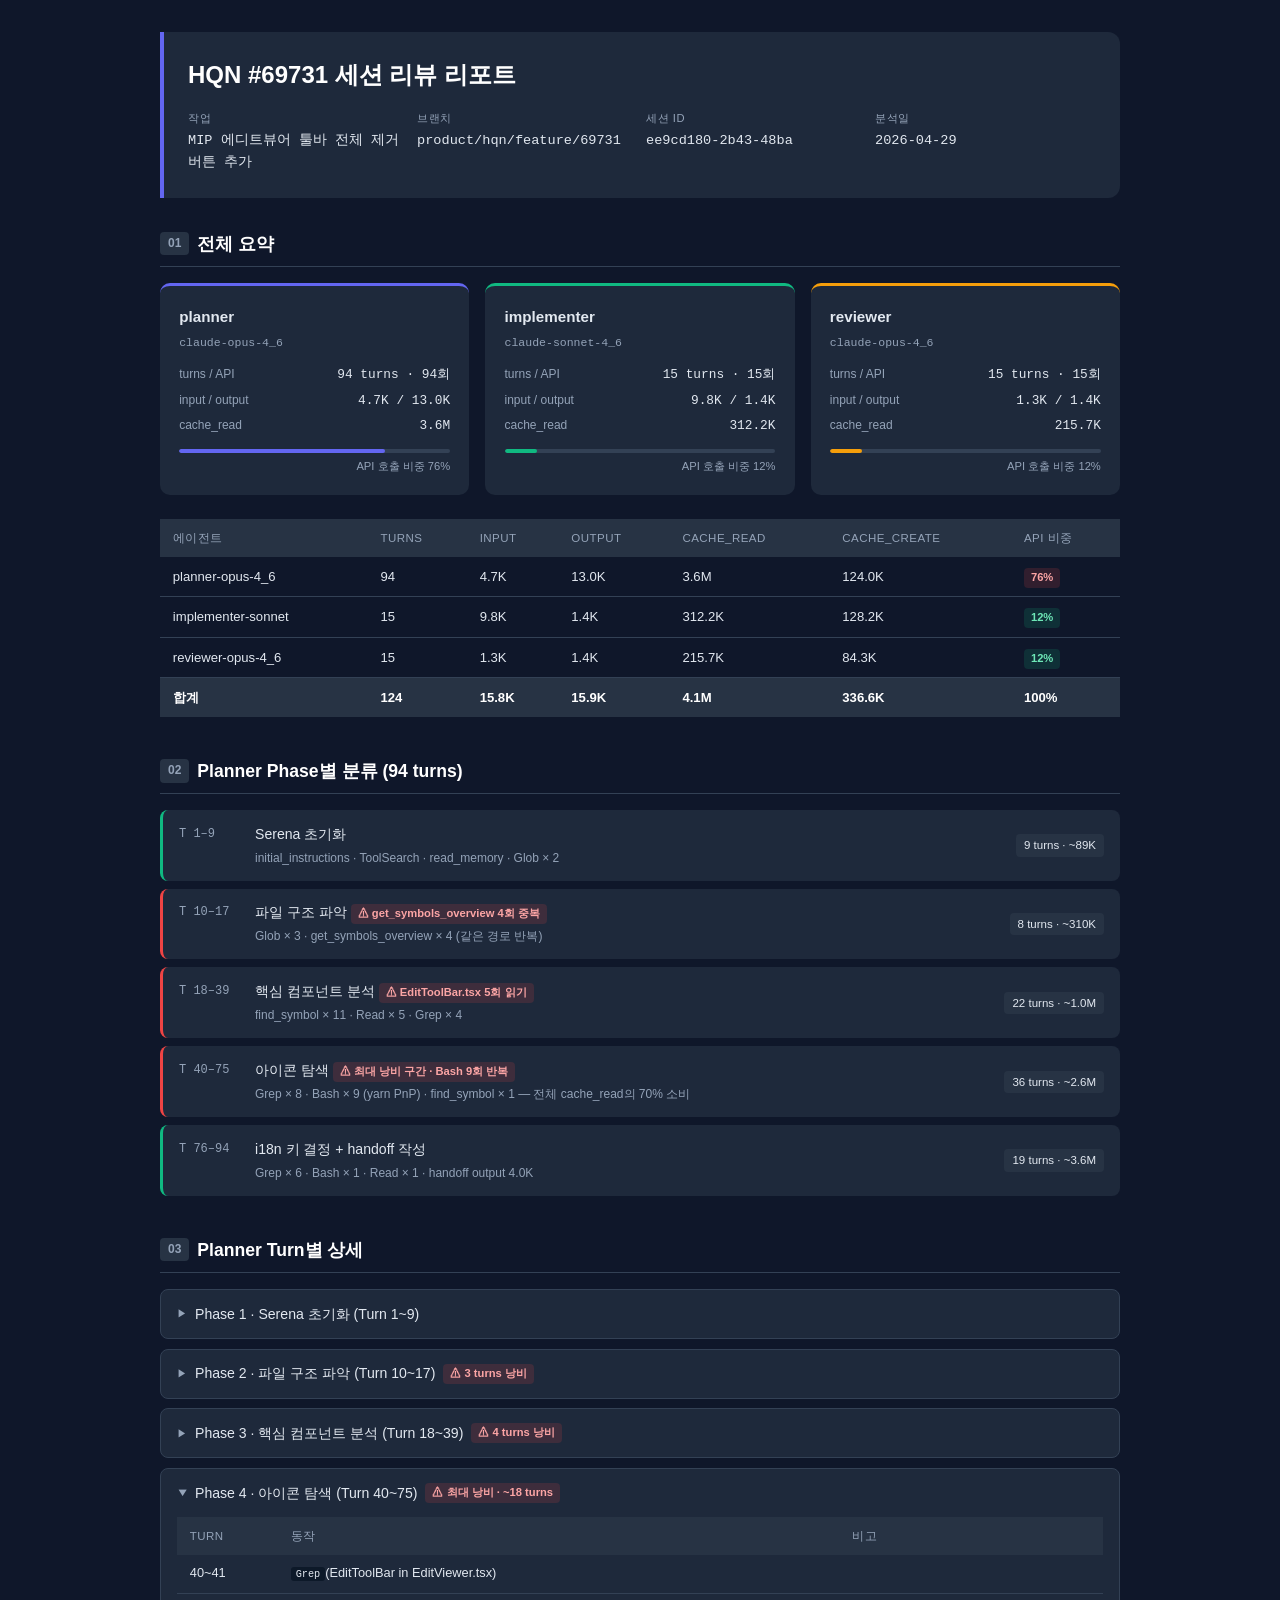
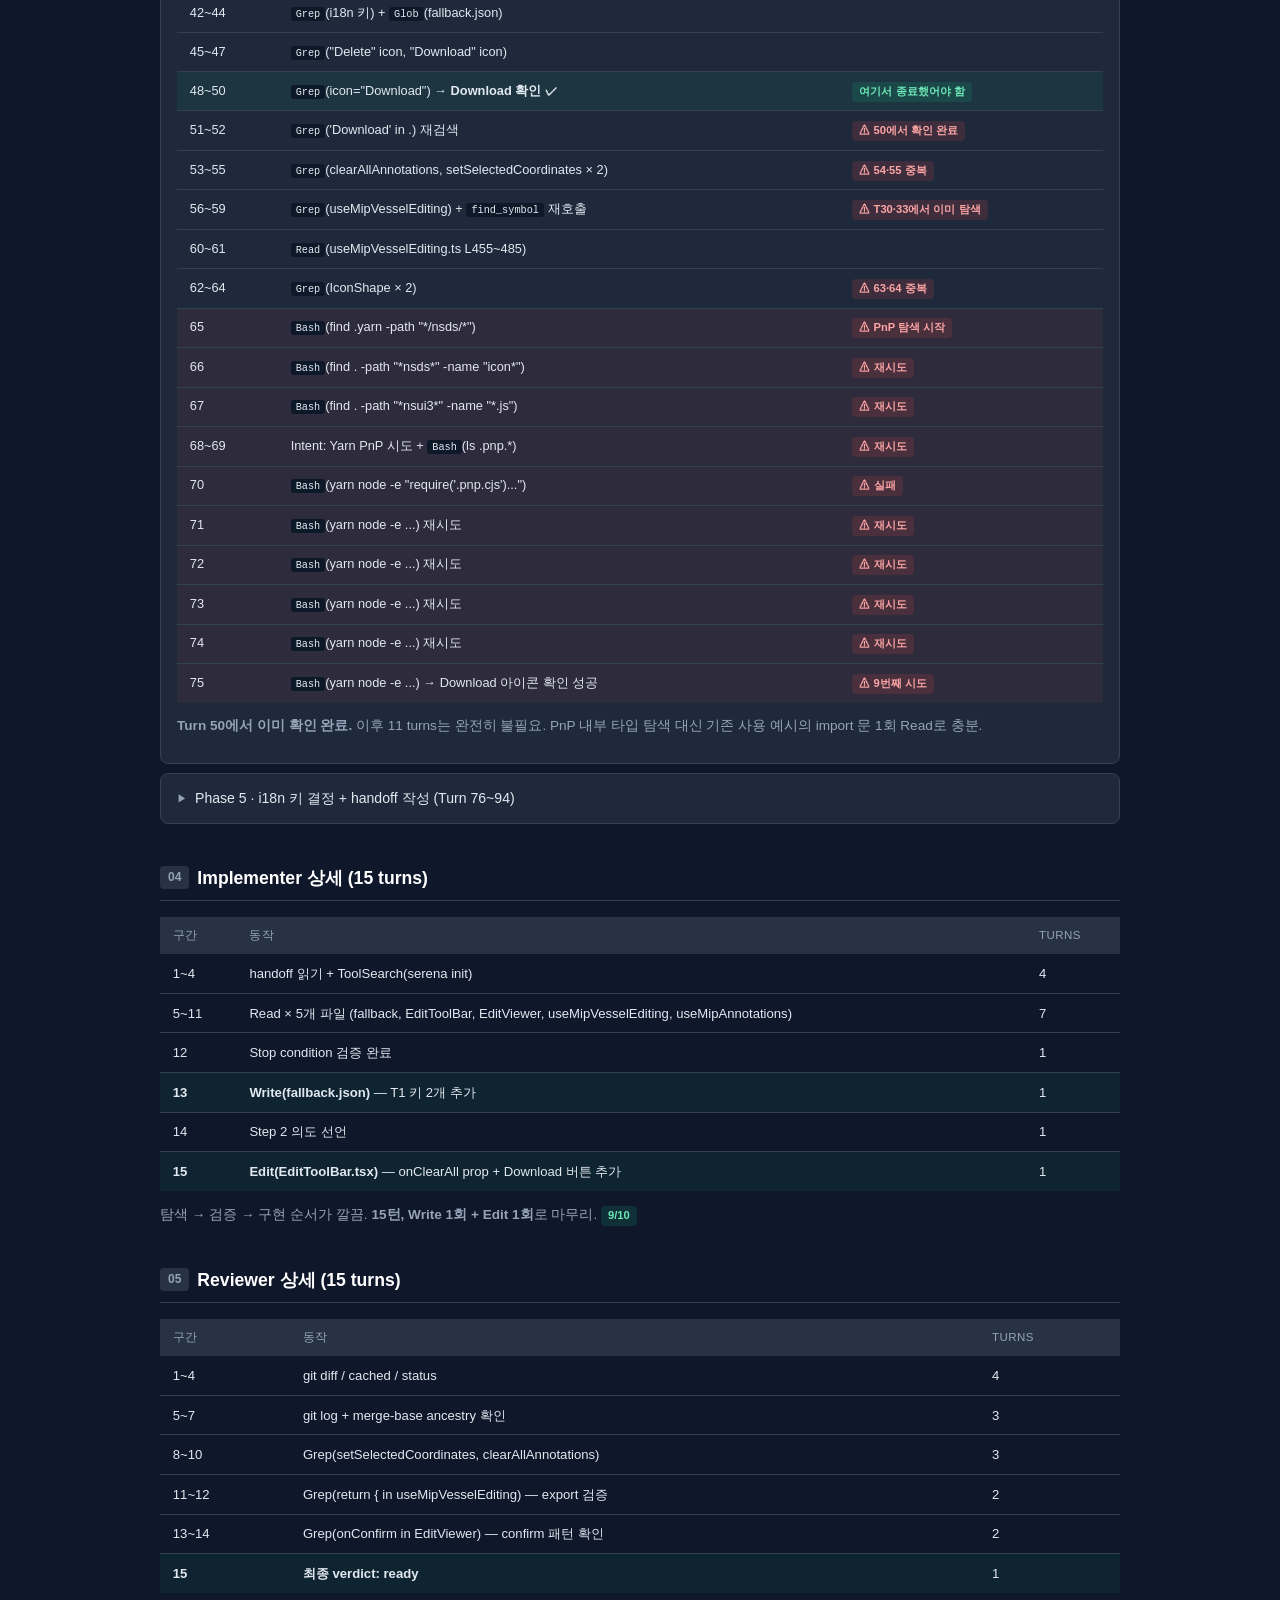
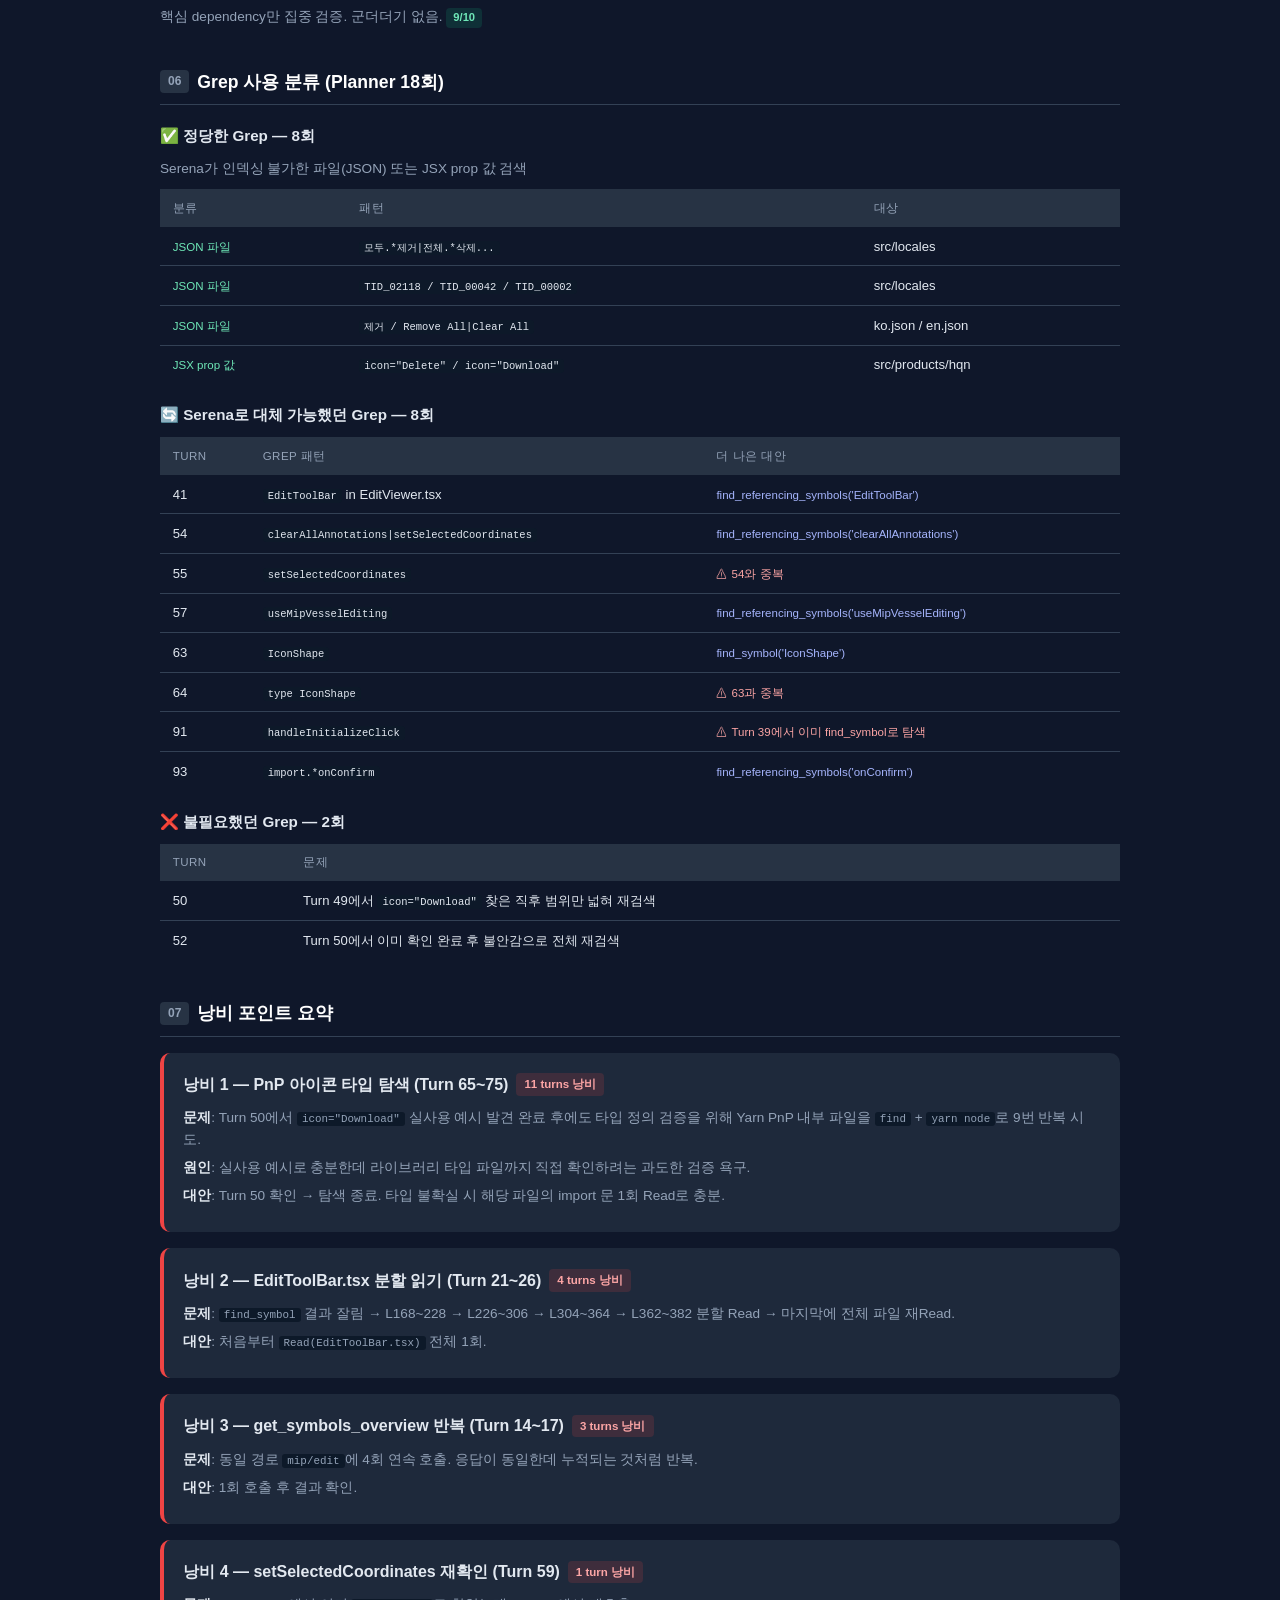
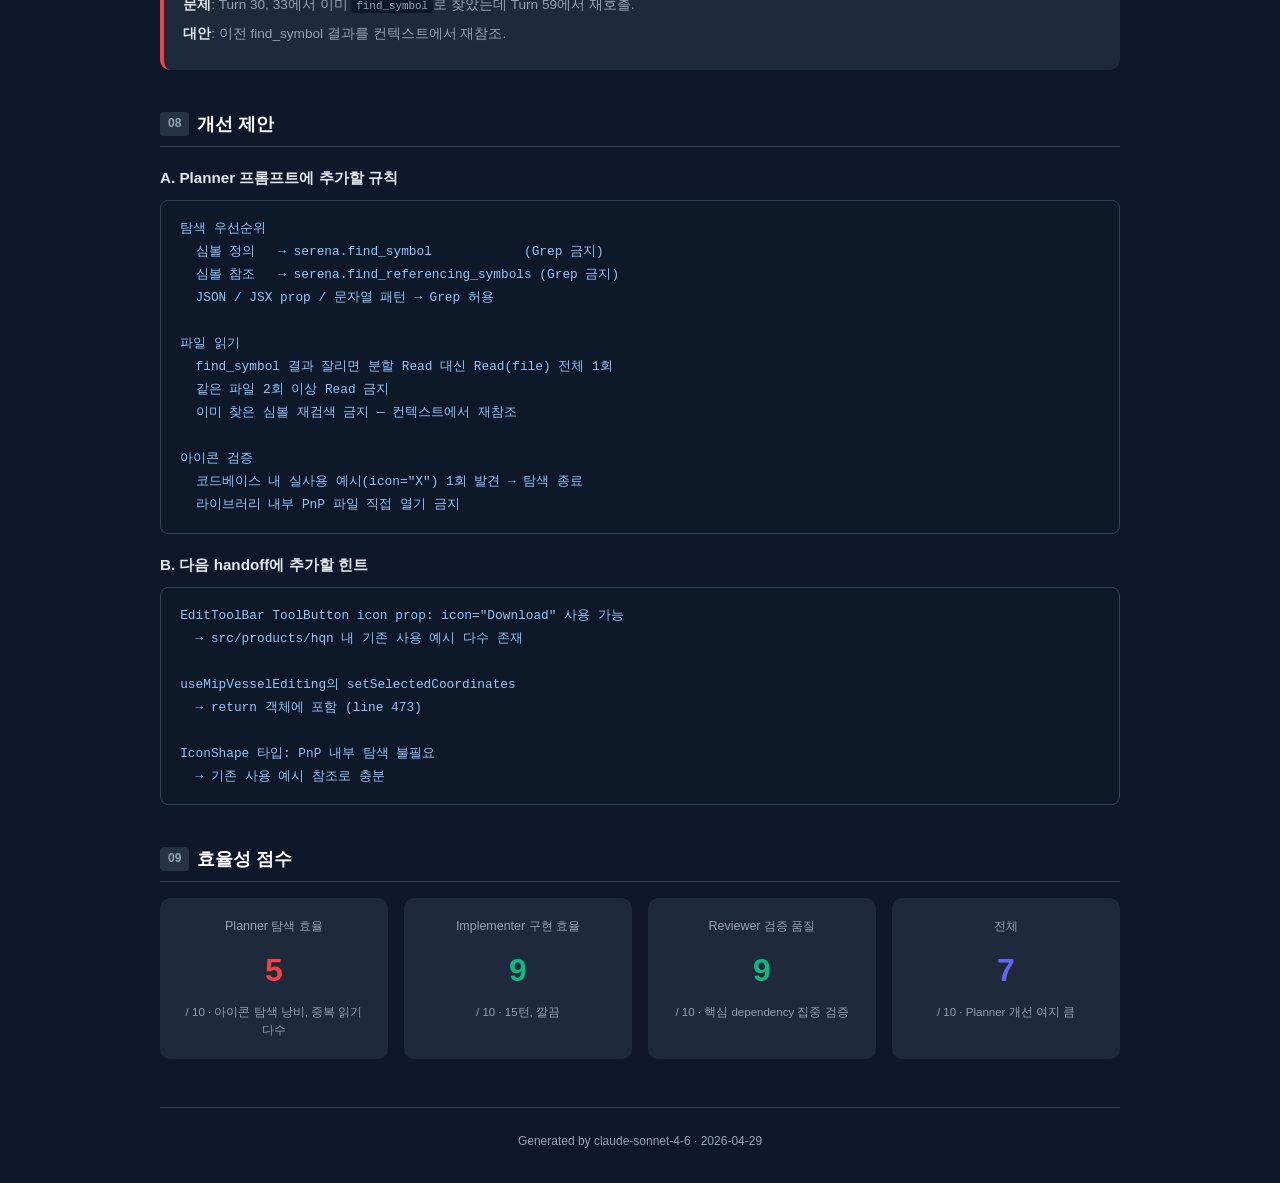
<file: docs/69731_SESSION_REVIEW_REPORT.html>
<!DOCTYPE html>
<html lang="ko">
<head>
<meta charset="UTF-8">
<meta name="viewport" content="width=device-width, initial-scale=1.0">
<title>HQN #69731 세션 리뷰 리포트</title>
<style>
  :root {
    --planner:    #6366f1;
    --impl:       #10b981;
    --reviewer:   #f59e0b;
    --waste:      #ef4444;
    --ok:         #10b981;
    --bg:         #0f172a;
    --surface:    #1e293b;
    --surface2:   #273344;
    --border:     #334155;
    --text:       #e2e8f0;
    --muted:      #94a3b8;
    --code-bg:    #0d1929;
  }

  * { box-sizing: border-box; margin: 0; padding: 0; }

  body {
    font-family: 'Pretendard', -apple-system, BlinkMacSystemFont, 'Segoe UI', sans-serif;
    background: var(--bg);
    color: var(--text);
    line-height: 1.6;
    padding: 2rem 1rem;
  }

  .container { max-width: 960px; margin: 0 auto; }

  /* Header */
  .report-header {
    border-left: 4px solid var(--planner);
    padding: 1.5rem 1.5rem;
    background: var(--surface);
    border-radius: 0 12px 12px 0;
    margin-bottom: 2rem;
  }
  .report-header h1 { font-size: 1.5rem; color: #fff; margin-bottom: 0.5rem; }
  .meta-grid {
    display: grid;
    grid-template-columns: repeat(auto-fit, minmax(200px, 1fr));
    gap: 0.5rem;
    margin-top: 1rem;
  }
  .meta-item { display: flex; flex-direction: column; gap: 2px; }
  .meta-label { font-size: 0.7rem; color: var(--muted); text-transform: uppercase; letter-spacing: 0.05em; }
  .meta-value { font-size: 0.85rem; color: var(--text); font-family: monospace; }

  /* Section */
  .section { margin-bottom: 2.5rem; }
  .section-title {
    font-size: 1.1rem;
    font-weight: 600;
    color: #fff;
    margin-bottom: 1rem;
    padding-bottom: 0.5rem;
    border-bottom: 1px solid var(--border);
    display: flex;
    align-items: center;
    gap: 0.5rem;
  }
  .section-num {
    background: var(--surface2);
    color: var(--muted);
    font-size: 0.75rem;
    padding: 2px 8px;
    border-radius: 4px;
  }

  /* Summary cards */
  .agent-cards {
    display: grid;
    grid-template-columns: repeat(3, 1fr);
    gap: 1rem;
    margin-bottom: 1.5rem;
  }
  @media (max-width: 600px) { .agent-cards { grid-template-columns: 1fr; } }
  .agent-card {
    background: var(--surface);
    border-radius: 10px;
    padding: 1.2rem;
    border-top: 3px solid var(--border);
    position: relative;
    overflow: hidden;
  }
  .agent-card.planner { border-top-color: var(--planner); }
  .agent-card.impl    { border-top-color: var(--impl); }
  .agent-card.reviewer{ border-top-color: var(--reviewer); }

  .agent-name { font-weight: 600; font-size: 0.95rem; margin-bottom: 0.3rem; }
  .agent-model { font-size: 0.72rem; color: var(--muted); font-family: monospace; margin-bottom: 0.8rem; }
  .stat-row { display: flex; justify-content: space-between; margin-bottom: 0.3rem; }
  .stat-label { font-size: 0.75rem; color: var(--muted); }
  .stat-value { font-size: 0.8rem; font-family: monospace; }
  .pct-bar {
    height: 4px;
    background: var(--border);
    border-radius: 2px;
    margin-top: 0.8rem;
    overflow: hidden;
  }
  .pct-fill { height: 100%; border-radius: 2px; }
  .planner  .pct-fill { background: var(--planner); width: 76%; }
  .impl     .pct-fill { background: var(--impl);    width: 12%; }
  .reviewer .pct-fill { background: var(--reviewer);width: 12%; }
  .pct-label { font-size: 0.7rem; color: var(--muted); margin-top: 0.3rem; text-align: right; }

  /* Token table */
  .token-table-wrap { overflow-x: auto; }
  table {
    width: 100%;
    border-collapse: collapse;
    font-size: 0.82rem;
  }
  th {
    background: var(--surface2);
    color: var(--muted);
    text-align: left;
    padding: 0.6rem 0.8rem;
    font-weight: 500;
    font-size: 0.72rem;
    text-transform: uppercase;
    letter-spacing: 0.04em;
    white-space: nowrap;
  }
  td {
    padding: 0.55rem 0.8rem;
    border-bottom: 1px solid var(--border);
    vertical-align: top;
  }
  tr:last-child td { border-bottom: none; }
  tr:hover td { background: var(--surface2); }
  .total-row td { font-weight: 600; color: #fff; background: var(--surface2); }
  code {
    background: var(--code-bg);
    padding: 1px 5px;
    border-radius: 3px;
    font-family: monospace;
    font-size: 0.8em;
  }

  /* Phase timeline */
  .phase-list { display: flex; flex-direction: column; gap: 0.5rem; }
  .phase-item {
    display: flex;
    align-items: flex-start;
    gap: 1rem;
    background: var(--surface);
    border-radius: 8px;
    padding: 0.8rem 1rem;
    border-left: 3px solid var(--border);
  }
  .phase-item.waste { border-left-color: var(--waste); }
  .phase-item.ok    { border-left-color: var(--ok); }
  .phase-range {
    font-family: monospace;
    font-size: 0.75rem;
    color: var(--muted);
    min-width: 60px;
    white-space: nowrap;
    padding-top: 2px;
  }
  .phase-info { flex: 1; }
  .phase-title { font-size: 0.88rem; font-weight: 500; margin-bottom: 0.2rem; }
  .phase-meta { font-size: 0.75rem; color: var(--muted); }
  .phase-turns {
    font-size: 0.72rem;
    background: var(--surface2);
    padding: 2px 8px;
    border-radius: 4px;
    white-space: nowrap;
    align-self: center;
  }

  /* Accordion */
  details {
    background: var(--surface);
    border-radius: 8px;
    margin-bottom: 0.6rem;
    overflow: hidden;
    border: 1px solid var(--border);
  }
  summary {
    padding: 0.8rem 1rem;
    cursor: pointer;
    font-size: 0.88rem;
    font-weight: 500;
    list-style: none;
    display: flex;
    align-items: center;
    gap: 0.5rem;
    user-select: none;
  }
  summary::-webkit-details-marker { display: none; }
  summary::before {
    content: '▶';
    font-size: 0.6rem;
    color: var(--muted);
    transition: transform 0.2s;
  }
  details[open] summary::before { transform: rotate(90deg); }
  .details-body { padding: 0 1rem 1rem; }
  .details-body table { font-size: 0.8rem; }

  /* Waste / OK badge */
  .badge {
    display: inline-block;
    padding: 1px 7px;
    border-radius: 4px;
    font-size: 0.7rem;
    font-weight: 600;
    white-space: nowrap;
  }
  .badge.waste { background: rgba(239,68,68,0.15); color: #fca5a5; }
  .badge.ok    { background: rgba(16,185,129,0.15); color: #6ee7b7; }
  .badge.info  { background: rgba(99,102,241,0.15); color: #a5b4fc; }

  /* Waste cards */
  .waste-cards { display: flex; flex-direction: column; gap: 1rem; }
  .waste-card {
    background: var(--surface);
    border-radius: 10px;
    padding: 1.2rem;
    border-left: 4px solid var(--waste);
  }
  .waste-card-title {
    font-weight: 600;
    margin-bottom: 0.6rem;
    display: flex;
    align-items: center;
    gap: 0.5rem;
  }
  .waste-turns {
    background: rgba(239,68,68,0.15);
    color: #fca5a5;
    font-size: 0.72rem;
    padding: 2px 8px;
    border-radius: 4px;
  }
  .waste-body { font-size: 0.83rem; color: var(--muted); }
  .waste-body p { margin-bottom: 0.4rem; }
  .waste-body strong { color: var(--text); }

  /* Grep table tags */
  .tag-ok    { color: #6ee7b7; font-size: 0.72rem; }
  .tag-alt   { color: #a5b4fc; font-size: 0.72rem; }
  .tag-waste { color: #fca5a5; font-size: 0.72rem; }

  /* Score */
  .score-grid {
    display: grid;
    grid-template-columns: repeat(auto-fit, minmax(180px, 1fr));
    gap: 1rem;
  }
  .score-card {
    background: var(--surface);
    border-radius: 10px;
    padding: 1.2rem;
    text-align: center;
  }
  .score-label { font-size: 0.78rem; color: var(--muted); margin-bottom: 0.5rem; }
  .score-value { font-size: 2rem; font-weight: 700; }
  .score-note  { font-size: 0.72rem; color: var(--muted); margin-top: 0.4rem; }
  .score-card.good  .score-value { color: var(--ok); }
  .score-card.mid   .score-value { color: var(--waste); }
  .score-card.total .score-value { color: var(--planner); }

  /* Suggest box */
  .suggest-box {
    background: var(--code-bg);
    border: 1px solid var(--border);
    border-radius: 8px;
    padding: 1rem 1.2rem;
    font-family: monospace;
    font-size: 0.8rem;
    line-height: 1.8;
    white-space: pre-wrap;
    color: #93c5fd;
    margin-top: 0.6rem;
  }

  .footnote {
    text-align: center;
    color: var(--muted);
    font-size: 0.75rem;
    margin-top: 3rem;
    padding-top: 1.5rem;
    border-top: 1px solid var(--border);
  }

  h3 { font-size: 0.95rem; color: var(--text); margin: 1.2rem 0 0.6rem; }
  p  { font-size: 0.85rem; color: var(--muted); margin-bottom: 0.6rem; }
</style>
</head>
<body>
<div class="container">

  <!-- Header -->
  <div class="report-header">
    <h1>HQN #69731 세션 리뷰 리포트</h1>
    <div class="meta-grid">
      <div class="meta-item">
        <span class="meta-label">작업</span>
        <span class="meta-value">MIP 에디트뷰어 툴바 전체 제거 버튼 추가</span>
      </div>
      <div class="meta-item">
        <span class="meta-label">브랜치</span>
        <span class="meta-value">product/hqn/feature/69731</span>
      </div>
      <div class="meta-item">
        <span class="meta-label">세션 ID</span>
        <span class="meta-value">ee9cd180-2b43-48ba</span>
      </div>
      <div class="meta-item">
        <span class="meta-label">분석일</span>
        <span class="meta-value">2026-04-29</span>
      </div>
    </div>
  </div>

  <!-- 1. 전체 요약 -->
  <div class="section">
    <div class="section-title"><span class="section-num">01</span> 전체 요약</div>

    <div class="agent-cards">
      <div class="agent-card planner">
        <div class="agent-name">planner</div>
        <div class="agent-model">claude-opus-4_6</div>
        <div class="stat-row"><span class="stat-label">turns / API</span><span class="stat-value">94 turns · 94회</span></div>
        <div class="stat-row"><span class="stat-label">input / output</span><span class="stat-value">4.7K / 13.0K</span></div>
        <div class="stat-row"><span class="stat-label">cache_read</span><span class="stat-value">3.6M</span></div>
        <div class="pct-bar"><div class="pct-fill"></div></div>
        <div class="pct-label">API 호출 비중 76%</div>
      </div>
      <div class="agent-card impl">
        <div class="agent-name">implementer</div>
        <div class="agent-model">claude-sonnet-4_6</div>
        <div class="stat-row"><span class="stat-label">turns / API</span><span class="stat-value">15 turns · 15회</span></div>
        <div class="stat-row"><span class="stat-label">input / output</span><span class="stat-value">9.8K / 1.4K</span></div>
        <div class="stat-row"><span class="stat-label">cache_read</span><span class="stat-value">312.2K</span></div>
        <div class="pct-bar"><div class="pct-fill"></div></div>
        <div class="pct-label">API 호출 비중 12%</div>
      </div>
      <div class="agent-card reviewer">
        <div class="agent-name">reviewer</div>
        <div class="agent-model">claude-opus-4_6</div>
        <div class="stat-row"><span class="stat-label">turns / API</span><span class="stat-value">15 turns · 15회</span></div>
        <div class="stat-row"><span class="stat-label">input / output</span><span class="stat-value">1.3K / 1.4K</span></div>
        <div class="stat-row"><span class="stat-label">cache_read</span><span class="stat-value">215.7K</span></div>
        <div class="pct-bar"><div class="pct-fill"></div></div>
        <div class="pct-label">API 호출 비중 12%</div>
      </div>
    </div>

    <div class="token-table-wrap">
      <table>
        <thead>
          <tr><th>에이전트</th><th>turns</th><th>input</th><th>output</th><th>cache_read</th><th>cache_create</th><th>API 비중</th></tr>
        </thead>
        <tbody>
          <tr><td>planner-opus-4_6</td><td>94</td><td>4.7K</td><td>13.0K</td><td>3.6M</td><td>124.0K</td><td><span class="badge waste">76%</span></td></tr>
          <tr><td>implementer-sonnet</td><td>15</td><td>9.8K</td><td>1.4K</td><td>312.2K</td><td>128.2K</td><td><span class="badge ok">12%</span></td></tr>
          <tr><td>reviewer-opus-4_6</td><td>15</td><td>1.3K</td><td>1.4K</td><td>215.7K</td><td>84.3K</td><td><span class="badge ok">12%</span></td></tr>
          <tr class="total-row"><td>합계</td><td>124</td><td>15.8K</td><td>15.9K</td><td>4.1M</td><td>336.6K</td><td>100%</td></tr>
        </tbody>
      </table>
    </div>
  </div>

  <!-- 2. Planner Phase 요약 -->
  <div class="section">
    <div class="section-title"><span class="section-num">02</span> Planner Phase별 분류 (94 turns)</div>
    <div class="phase-list">
      <div class="phase-item ok">
        <div class="phase-range">T 1–9</div>
        <div class="phase-info">
          <div class="phase-title">Serena 초기화</div>
          <div class="phase-meta">initial_instructions · ToolSearch · read_memory · Glob × 2</div>
        </div>
        <div class="phase-turns">9 turns · ~89K</div>
      </div>
      <div class="phase-item waste">
        <div class="phase-range">T 10–17</div>
        <div class="phase-info">
          <div class="phase-title">파일 구조 파악 <span class="badge waste">⚠ get_symbols_overview 4회 중복</span></div>
          <div class="phase-meta">Glob × 3 · get_symbols_overview × 4 (같은 경로 반복)</div>
        </div>
        <div class="phase-turns">8 turns · ~310K</div>
      </div>
      <div class="phase-item waste">
        <div class="phase-range">T 18–39</div>
        <div class="phase-info">
          <div class="phase-title">핵심 컴포넌트 분석 <span class="badge waste">⚠ EditToolBar.tsx 5회 읽기</span></div>
          <div class="phase-meta">find_symbol × 11 · Read × 5 · Grep × 4</div>
        </div>
        <div class="phase-turns">22 turns · ~1.0M</div>
      </div>
      <div class="phase-item waste">
        <div class="phase-range">T 40–75</div>
        <div class="phase-info">
          <div class="phase-title">아이콘 탐색 <span class="badge waste">⚠ 최대 낭비 구간 · Bash 9회 반복</span></div>
          <div class="phase-meta">Grep × 8 · Bash × 9 (yarn PnP) · find_symbol × 1 — 전체 cache_read의 70% 소비</div>
        </div>
        <div class="phase-turns">36 turns · ~2.6M</div>
      </div>
      <div class="phase-item ok">
        <div class="phase-range">T 76–94</div>
        <div class="phase-info">
          <div class="phase-title">i18n 키 결정 + handoff 작성</div>
          <div class="phase-meta">Grep × 6 · Bash × 1 · Read × 1 · handoff output 4.0K</div>
        </div>
        <div class="phase-turns">19 turns · ~3.6M</div>
      </div>
    </div>
  </div>

  <!-- 3. Planner Turn 상세 -->
  <div class="section">
    <div class="section-title"><span class="section-num">03</span> Planner Turn별 상세</div>

    <details>
      <summary>Phase 1 · Serena 초기화 (Turn 1~9)</summary>
      <div class="details-body">
        <table>
          <thead><tr><th>Turn</th><th>동작</th><th>cache_read</th><th>cache_create</th></tr></thead>
          <tbody>
            <tr><td>1</td><td>Intent: 초기화 계획 수립</td><td>0</td><td>16.3K</td></tr>
            <tr><td>2</td><td><code>ToolSearch</code>(serena initial_instructions)</td><td>0</td><td>16.3K</td></tr>
            <tr><td>3</td><td><code>serena.initial_instructions()</code></td><td>16.3K</td><td>1.7K</td></tr>
            <tr><td>4~5</td><td><code>ToolSearch</code>(serena find_symbol, get_symbols_overview)</td><td>32.6K</td><td>7.4K</td></tr>
            <tr><td>6~9</td><td><code>serena.read_memory</code> + <code>Glob</code> × 2</td><td>89K</td><td>8.0K</td></tr>
            <tr class="total-row"><td colspan="2">소계</td><td>~89K</td><td>49.7K</td></tr>
          </tbody>
        </table>
      </div>
    </details>

    <details>
      <summary>Phase 2 · 파일 구조 파악 (Turn 10~17) <span class="badge waste">⚠ 3 turns 낭비</span></summary>
      <div class="details-body">
        <table>
          <thead><tr><th>Turn</th><th>동작</th><th>비고</th></tr></thead>
          <tbody>
            <tr><td>10~12</td><td><code>Glob</code> × 2 (mip/edit/**/*)</td><td></td></tr>
            <tr><td>13</td><td>Intent: 주요 파일 발견</td><td></td></tr>
            <tr><td>14</td><td><code>serena.get_symbols_overview</code>(mip/edit)</td><td><span class="badge waste">⚠ 반복 1</span></td></tr>
            <tr><td>15</td><td><code>serena.get_symbols_overview</code>(mip/edit)</td><td><span class="badge waste">⚠ 반복 2</span></td></tr>
            <tr><td>16</td><td><code>serena.get_symbols_overview</code>(mip/edit)</td><td><span class="badge waste">⚠ 반복 3</span></td></tr>
            <tr><td>17</td><td><code>serena.get_symbols_overview</code>(mip/edit) → 결과 수신</td><td><span class="badge waste">⚠ 반복 4</span></td></tr>
          </tbody>
        </table>
        <p style="margin-top:0.8rem;">동일 경로 4회 연속 호출. 응답이 동일한데 누적되는 것처럼 반복. 1회로 충분.</p>
      </div>
    </details>

    <details>
      <summary>Phase 3 · 핵심 컴포넌트 분석 (Turn 18~39) <span class="badge waste">⚠ 4 turns 낭비</span></summary>
      <div class="details-body">
        <table>
          <thead><tr><th>Turn</th><th>동작</th><th>비고</th></tr></thead>
          <tbody>
            <tr><td>18~19</td><td><code>serena.find_symbol</code>(EditToolBar)</td><td></td></tr>
            <tr><td>20</td><td>Intent: JSX 잘림, 추가 읽기 필요</td><td></td></tr>
            <tr><td>21</td><td><code>Read</code>(EditToolBar.tsx L168~228)</td><td><span class="badge waste">⚠ 분할읽기 1</span></td></tr>
            <tr><td>22</td><td><code>Read</code>(EditToolBar.tsx L226~306)</td><td><span class="badge waste">⚠ 분할읽기 2</span></td></tr>
            <tr><td>23</td><td><code>Read</code>(EditToolBar.tsx L304~364)</td><td><span class="badge waste">⚠ 분할읽기 3</span></td></tr>
            <tr><td>24</td><td><code>Read</code>(EditToolBar.tsx L362~382)</td><td><span class="badge waste">⚠ 분할읽기 4</span></td></tr>
            <tr><td>25~26</td><td><code>Read</code>(EditToolBar.tsx 전체)</td><td><span class="badge waste">⚠ 중복 전체읽기</span></td></tr>
            <tr><td>27~33</td><td><code>serena.find_symbol</code> × 6 (clearAllAnnotations, setSelectedCoordinates 등)</td><td></td></tr>
            <tr><td>34~36</td><td><code>find_symbol</code> + <code>Read</code>(useMipVesselEditing.ts L88~103)</td><td></td></tr>
            <tr><td>37~39</td><td><code>find_symbol</code>(handleReset, handleInitializeClick)</td><td></td></tr>
          </tbody>
        </table>
        <p style="margin-top:0.8rem;">4분할 Read 후 전체 파일 재Read. 처음부터 <code>Read(EditToolBar.tsx)</code> 1회로 충분.</p>
      </div>
    </details>

    <details open>
      <summary>Phase 4 · 아이콘 탐색 (Turn 40~75) <span class="badge waste">⚠ 최대 낭비 · ~18 turns</span></summary>
      <div class="details-body">
        <table>
          <thead><tr><th>Turn</th><th>동작</th><th>비고</th></tr></thead>
          <tbody>
            <tr><td>40~41</td><td><code>Grep</code>(EditToolBar in EditViewer.tsx)</td><td></td></tr>
            <tr><td>42~44</td><td><code>Grep</code>(i18n 키) + <code>Glob</code>(fallback.json)</td><td></td></tr>
            <tr><td>45~47</td><td><code>Grep</code>("Delete" icon, "Download" icon)</td><td></td></tr>
            <tr style="background:rgba(16,185,129,0.08)"><td>48~50</td><td><code>Grep</code>(icon="Download") → <strong>Download 확인 ✓</strong></td><td><span class="badge ok">여기서 종료했어야 함</span></td></tr>
            <tr><td>51~52</td><td><code>Grep</code>('Download' in .) 재검색</td><td><span class="badge waste">⚠ 50에서 확인 완료</span></td></tr>
            <tr><td>53~55</td><td><code>Grep</code>(clearAllAnnotations, setSelectedCoordinates × 2)</td><td><span class="badge waste">⚠ 54·55 중복</span></td></tr>
            <tr><td>56~59</td><td><code>Grep</code>(useMipVesselEditing) + <code>find_symbol</code> 재호출</td><td><span class="badge waste">⚠ T30·33에서 이미 탐색</span></td></tr>
            <tr><td>60~61</td><td><code>Read</code>(useMipVesselEditing.ts L455~485)</td><td></td></tr>
            <tr><td>62~64</td><td><code>Grep</code>(IconShape × 2)</td><td><span class="badge waste">⚠ 63·64 중복</span></td></tr>
            <tr style="background:rgba(239,68,68,0.07)"><td>65</td><td><code>Bash</code>(find .yarn -path "*/nsds/*")</td><td><span class="badge waste">⚠ PnP 탐색 시작</span></td></tr>
            <tr style="background:rgba(239,68,68,0.07)"><td>66</td><td><code>Bash</code>(find . -path "*nsds*" -name "icon*")</td><td><span class="badge waste">⚠ 재시도</span></td></tr>
            <tr style="background:rgba(239,68,68,0.07)"><td>67</td><td><code>Bash</code>(find . -path "*nsui3*" -name "*.js")</td><td><span class="badge waste">⚠ 재시도</span></td></tr>
            <tr style="background:rgba(239,68,68,0.07)"><td>68~69</td><td>Intent: Yarn PnP 시도 + <code>Bash</code>(ls .pnp.*)</td><td><span class="badge waste">⚠ 재시도</span></td></tr>
            <tr style="background:rgba(239,68,68,0.07)"><td>70</td><td><code>Bash</code>(yarn node -e "require('.pnp.cjs')...")</td><td><span class="badge waste">⚠ 실패</span></td></tr>
            <tr style="background:rgba(239,68,68,0.07)"><td>71</td><td><code>Bash</code>(yarn node -e ...) 재시도</td><td><span class="badge waste">⚠ 재시도</span></td></tr>
            <tr style="background:rgba(239,68,68,0.07)"><td>72</td><td><code>Bash</code>(yarn node -e ...) 재시도</td><td><span class="badge waste">⚠ 재시도</span></td></tr>
            <tr style="background:rgba(239,68,68,0.07)"><td>73</td><td><code>Bash</code>(yarn node -e ...) 재시도</td><td><span class="badge waste">⚠ 재시도</span></td></tr>
            <tr style="background:rgba(239,68,68,0.07)"><td>74</td><td><code>Bash</code>(yarn node -e ...) 재시도</td><td><span class="badge waste">⚠ 재시도</span></td></tr>
            <tr style="background:rgba(239,68,68,0.07)"><td>75</td><td><code>Bash</code>(yarn node -e ...) → Download 아이콘 확인 성공</td><td><span class="badge waste">⚠ 9번째 시도</span></td></tr>
          </tbody>
        </table>
        <p style="margin-top:0.8rem;"><strong>Turn 50에서 이미 확인 완료.</strong> 이후 11 turns는 완전히 불필요. PnP 내부 타입 탐색 대신 기존 사용 예시의 import 문 1회 Read로 충분.</p>
      </div>
    </details>

    <details>
      <summary>Phase 5 · i18n 키 결정 + handoff 작성 (Turn 76~94)</summary>
      <div class="details-body">
        <table>
          <thead><tr><th>Turn</th><th>동작</th><th>비고</th></tr></thead>
          <tbody>
            <tr><td>76~78</td><td><code>Grep</code>(제거, Remove All, Clear All in locales)</td><td><span class="badge ok">✓ 정당한 Grep (JSON)</span></td></tr>
            <tr><td>79~81</td><td><code>Read</code>(fallback.json) + <code>Bash</code>(wc -l)</td><td></td></tr>
            <tr><td>82~86</td><td><code>Grep</code>(TID 키) + <code>Bash</code>(yarn node TID 최대값)</td><td></td></tr>
            <tr><td>87~89</td><td><code>get_symbols_overview</code> + <code>Read</code>(editToolBar.module.scss)</td><td></td></tr>
            <tr><td>90~93</td><td><code>Grep</code>(handleInitializeClick, onConfirm)</td><td></td></tr>
            <tr style="background:rgba(16,185,129,0.08)"><td><strong>94</strong></td><td><strong>최종 handoff 작성 (output 4.0K)</strong></td><td><span class="badge ok">✓ 완료</span></td></tr>
          </tbody>
        </table>
      </div>
    </details>
  </div>

  <!-- 4. Implementer -->
  <div class="section">
    <div class="section-title"><span class="section-num">04</span> Implementer 상세 (15 turns)</div>
    <table>
      <thead><tr><th>구간</th><th>동작</th><th>turns</th></tr></thead>
      <tbody>
        <tr><td>1~4</td><td>handoff 읽기 + ToolSearch(serena init)</td><td>4</td></tr>
        <tr><td>5~11</td><td>Read × 5개 파일 (fallback, EditToolBar, EditViewer, useMipVesselEditing, useMipAnnotations)</td><td>7</td></tr>
        <tr><td>12</td><td>Stop condition 검증 완료</td><td>1</td></tr>
        <tr style="background:rgba(16,185,129,0.08)"><td><strong>13</strong></td><td><strong>Write(fallback.json)</strong> — T1 키 2개 추가</td><td>1</td></tr>
        <tr><td>14</td><td>Step 2 의도 선언</td><td>1</td></tr>
        <tr style="background:rgba(16,185,129,0.08)"><td><strong>15</strong></td><td><strong>Edit(EditToolBar.tsx)</strong> — onClearAll prop + Download 버튼 추가</td><td>1</td></tr>
      </tbody>
    </table>
    <p style="margin-top:0.8rem;">탐색 → 검증 → 구현 순서가 깔끔. <strong>15턴, Write 1회 + Edit 1회</strong>로 마무리. <span class="badge ok">9/10</span></p>
  </div>

  <!-- 5. Reviewer -->
  <div class="section">
    <div class="section-title"><span class="section-num">05</span> Reviewer 상세 (15 turns)</div>
    <table>
      <thead><tr><th>구간</th><th>동작</th><th>turns</th></tr></thead>
      <tbody>
        <tr><td>1~4</td><td>git diff / cached / status</td><td>4</td></tr>
        <tr><td>5~7</td><td>git log + merge-base ancestry 확인</td><td>3</td></tr>
        <tr><td>8~10</td><td>Grep(setSelectedCoordinates, clearAllAnnotations)</td><td>3</td></tr>
        <tr><td>11~12</td><td>Grep(return { in useMipVesselEditing) — export 검증</td><td>2</td></tr>
        <tr><td>13~14</td><td>Grep(onConfirm in EditViewer) — confirm 패턴 확인</td><td>2</td></tr>
        <tr style="background:rgba(16,185,129,0.08)"><td><strong>15</strong></td><td><strong>최종 verdict: ready</strong></td><td>1</td></tr>
      </tbody>
    </table>
    <p style="margin-top:0.8rem;">핵심 dependency만 집중 검증. 군더더기 없음. <span class="badge ok">9/10</span></p>
  </div>

  <!-- 6. Grep 분류 -->
  <div class="section">
    <div class="section-title"><span class="section-num">06</span> Grep 사용 분류 (Planner 18회)</div>

    <h3>✅ 정당한 Grep — 8회</h3>
    <p>Serena가 인덱싱 불가한 파일(JSON) 또는 JSX prop 값 검색</p>
    <table>
      <thead><tr><th>분류</th><th>패턴</th><th>대상</th></tr></thead>
      <tbody>
        <tr><td><span class="tag-ok">JSON 파일</span></td><td><code>모두.*제거|전체.*삭제...</code></td><td>src/locales</td></tr>
        <tr><td><span class="tag-ok">JSON 파일</span></td><td><code>TID_02118 / TID_00042 / TID_00002</code></td><td>src/locales</td></tr>
        <tr><td><span class="tag-ok">JSON 파일</span></td><td><code>제거 / Remove All|Clear All</code></td><td>ko.json / en.json</td></tr>
        <tr><td><span class="tag-ok">JSX prop 값</span></td><td><code>icon="Delete" / icon="Download"</code></td><td>src/products/hqn</td></tr>
      </tbody>
    </table>

    <h3>🔄 Serena로 대체 가능했던 Grep — 8회</h3>
    <table>
      <thead><tr><th>Turn</th><th>Grep 패턴</th><th>더 나은 대안</th></tr></thead>
      <tbody>
        <tr><td>41</td><td><code>EditToolBar</code> in EditViewer.tsx</td><td><span class="tag-alt">find_referencing_symbols('EditToolBar')</span></td></tr>
        <tr><td>54</td><td><code>clearAllAnnotations|setSelectedCoordinates</code></td><td><span class="tag-alt">find_referencing_symbols('clearAllAnnotations')</span></td></tr>
        <tr><td>55</td><td><code>setSelectedCoordinates</code></td><td><span class="tag-waste">⚠ 54와 중복</span></td></tr>
        <tr><td>57</td><td><code>useMipVesselEditing</code></td><td><span class="tag-alt">find_referencing_symbols('useMipVesselEditing')</span></td></tr>
        <tr><td>63</td><td><code>IconShape</code></td><td><span class="tag-alt">find_symbol('IconShape')</span></td></tr>
        <tr><td>64</td><td><code>type IconShape</code></td><td><span class="tag-waste">⚠ 63과 중복</span></td></tr>
        <tr><td>91</td><td><code>handleInitializeClick</code></td><td><span class="tag-waste">⚠ Turn 39에서 이미 find_symbol로 탐색</span></td></tr>
        <tr><td>93</td><td><code>import.*onConfirm</code></td><td><span class="tag-alt">find_referencing_symbols('onConfirm')</span></td></tr>
      </tbody>
    </table>

    <h3>❌ 불필요했던 Grep — 2회</h3>
    <table>
      <thead><tr><th>Turn</th><th>문제</th></tr></thead>
      <tbody>
        <tr><td>50</td><td>Turn 49에서 <code>icon="Download"</code> 찾은 직후 범위만 넓혀 재검색</td></tr>
        <tr><td>52</td><td>Turn 50에서 이미 확인 완료 후 불안감으로 전체 재검색</td></tr>
      </tbody>
    </table>
  </div>

  <!-- 7. 낭비 포인트 -->
  <div class="section">
    <div class="section-title"><span class="section-num">07</span> 낭비 포인트 요약</div>
    <div class="waste-cards">

      <div class="waste-card">
        <div class="waste-card-title">
          낭비 1 — PnP 아이콘 타입 탐색 (Turn 65~75)
          <span class="waste-turns">11 turns 낭비</span>
        </div>
        <div class="waste-body">
          <p><strong>문제</strong>: Turn 50에서 <code>icon="Download"</code> 실사용 예시 발견 완료 후에도 타입 정의 검증을 위해 Yarn PnP 내부 파일을 <code>find</code> + <code>yarn node</code>로 9번 반복 시도.</p>
          <p><strong>원인</strong>: 실사용 예시로 충분한데 라이브러리 타입 파일까지 직접 확인하려는 과도한 검증 욕구.</p>
          <p><strong>대안</strong>: Turn 50 확인 → 탐색 종료. 타입 불확실 시 해당 파일의 import 문 1회 Read로 충분.</p>
        </div>
      </div>

      <div class="waste-card">
        <div class="waste-card-title">
          낭비 2 — EditToolBar.tsx 분할 읽기 (Turn 21~26)
          <span class="waste-turns">4 turns 낭비</span>
        </div>
        <div class="waste-body">
          <p><strong>문제</strong>: <code>find_symbol</code> 결과 잘림 → L168~228 → L226~306 → L304~364 → L362~382 분할 Read → 마지막에 전체 파일 재Read.</p>
          <p><strong>대안</strong>: 처음부터 <code>Read(EditToolBar.tsx)</code> 전체 1회.</p>
        </div>
      </div>

      <div class="waste-card">
        <div class="waste-card-title">
          낭비 3 — get_symbols_overview 반복 (Turn 14~17)
          <span class="waste-turns">3 turns 낭비</span>
        </div>
        <div class="waste-body">
          <p><strong>문제</strong>: 동일 경로 <code>mip/edit</code>에 4회 연속 호출. 응답이 동일한데 누적되는 것처럼 반복.</p>
          <p><strong>대안</strong>: 1회 호출 후 결과 확인.</p>
        </div>
      </div>

      <div class="waste-card">
        <div class="waste-card-title">
          낭비 4 — setSelectedCoordinates 재확인 (Turn 59)
          <span class="waste-turns">1 turn 낭비</span>
        </div>
        <div class="waste-body">
          <p><strong>문제</strong>: Turn 30, 33에서 이미 <code>find_symbol</code>로 찾았는데 Turn 59에서 재호출.</p>
          <p><strong>대안</strong>: 이전 find_symbol 결과를 컨텍스트에서 재참조.</p>
        </div>
      </div>

    </div>
  </div>

  <!-- 8. 개선 제안 -->
  <div class="section">
    <div class="section-title"><span class="section-num">08</span> 개선 제안</div>

    <h3>A. Planner 프롬프트에 추가할 규칙</h3>
    <div class="suggest-box">탐색 우선순위
  심볼 정의   → serena.find_symbol            (Grep 금지)
  심볼 참조   → serena.find_referencing_symbols (Grep 금지)
  JSON / JSX prop / 문자열 패턴 → Grep 허용

파일 읽기
  find_symbol 결과 잘리면 분할 Read 대신 Read(file) 전체 1회
  같은 파일 2회 이상 Read 금지
  이미 찾은 심볼 재검색 금지 — 컨텍스트에서 재참조

아이콘 검증
  코드베이스 내 실사용 예시(icon="X") 1회 발견 → 탐색 종료
  라이브러리 내부 PnP 파일 직접 열기 금지</div>

    <h3>B. 다음 handoff에 추가할 힌트</h3>
    <div class="suggest-box">EditToolBar ToolButton icon prop: icon="Download" 사용 가능
  → src/products/hqn 내 기존 사용 예시 다수 존재

useMipVesselEditing의 setSelectedCoordinates
  → return 객체에 포함 (line 473)

IconShape 타입: PnP 내부 탐색 불필요
  → 기존 사용 예시 참조로 충분</div>
  </div>

  <!-- 9. 효율성 점수 -->
  <div class="section">
    <div class="section-title"><span class="section-num">09</span> 효율성 점수</div>
    <div class="score-grid">
      <div class="score-card mid">
        <div class="score-label">Planner 탐색 효율</div>
        <div class="score-value">5</div>
        <div class="score-note">/ 10 · 아이콘 탐색 낭비, 중복 읽기 다수</div>
      </div>
      <div class="score-card good">
        <div class="score-label">Implementer 구현 효율</div>
        <div class="score-value">9</div>
        <div class="score-note">/ 10 · 15턴, 깔끔</div>
      </div>
      <div class="score-card good">
        <div class="score-label">Reviewer 검증 품질</div>
        <div class="score-value">9</div>
        <div class="score-note">/ 10 · 핵심 dependency 집중 검증</div>
      </div>
      <div class="score-card total">
        <div class="score-label">전체</div>
        <div class="score-value">7</div>
        <div class="score-note">/ 10 · Planner 개선 여지 큼</div>
      </div>
    </div>
  </div>

  <div class="footnote">Generated by claude-sonnet-4-6 · 2026-04-29</div>

</div>
</body>
</html>
</file>
